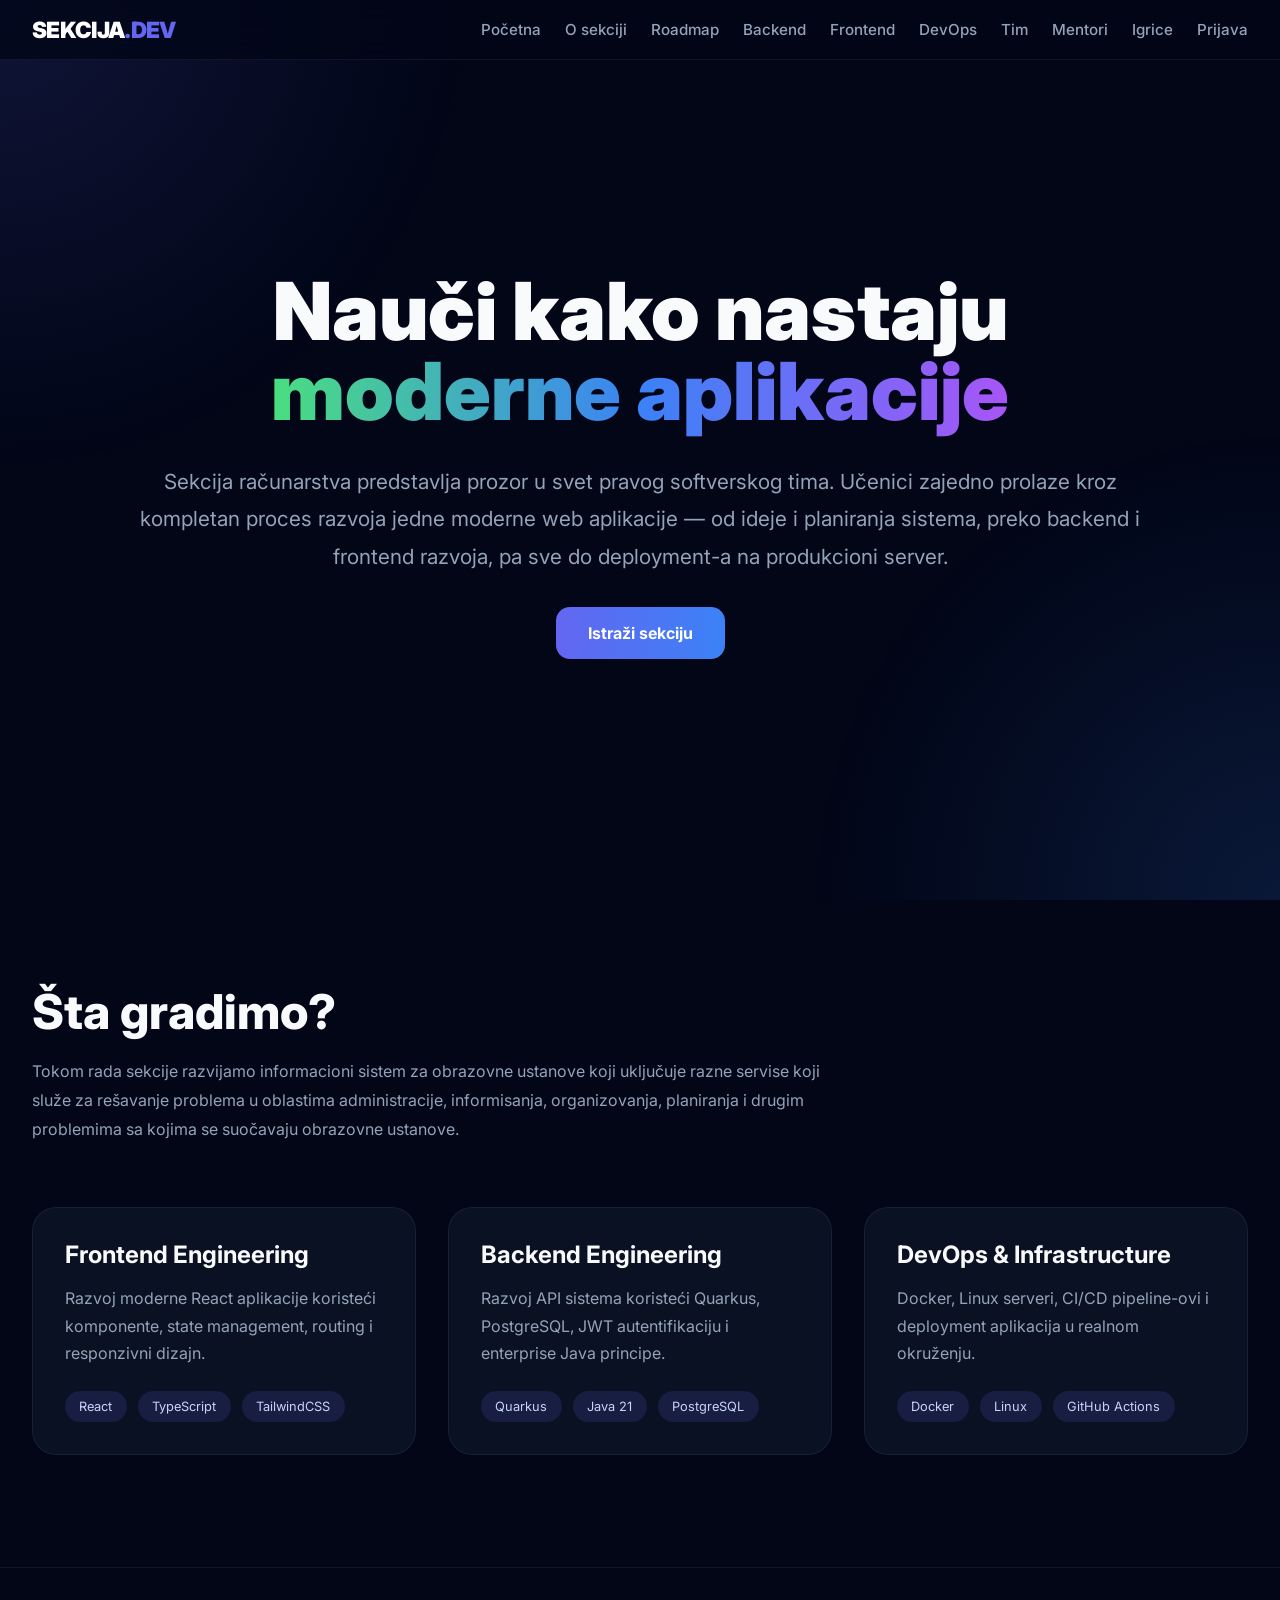
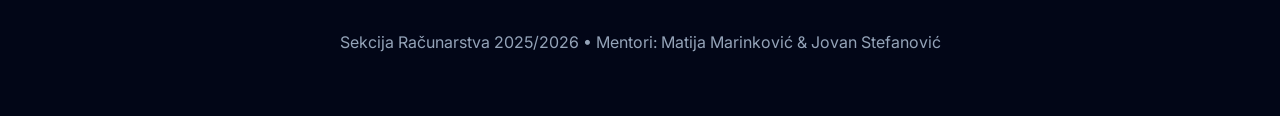
<file: index.html>
<!DOCTYPE html>
<html lang="sr">
<head>
    <meta charset="UTF-8">
    <meta name="viewport" content="width=device-width, initial-scale=1.0">
    <title>Sekcija Računarstva</title>
    <link rel="stylesheet" href="style.css">
    <link href="https://fonts.googleapis.com/css2?family=Inter:wght@300;400;600;700;800;900&display=swap" rel="stylesheet">
</head>

<body>
<nav class="navbar">
        <div class="nav-container">
            <a href="index.html" class="logo">
                SEKCIJA<span>.DEV</span>
            </a>
            <button class="menu-toggle" id="menu-toggle">
                <span></span>
                <span></span>
                <span></span>
            </button>
            <div class="nav-links" id="nav-links">
                <a href="index.html">Početna</a>
                <a href="about.html">O sekciji</a>
                <a href="roadmap.html">Roadmap</a>
                <a href="backend.html">Backend</a>
                <a href="frontend.html">Frontend</a>
                <a href="devops.html">DevOps</a>
                <a href="team.html">Tim</a>
                <a href="mentors.html">Mentori</a>
                <a href="igrice/igrice.html">Igrice</a>
                <a href="join.html">Prijava</a>
            </div>
        </div>
    </nav>

<section class="hero">
    <div class="hero-content">
        <h1>
            Nauči kako nastaju <span class="gradient">moderne aplikacije</span>
        </h1>

        <p>
            Sekcija računarstva predstavlja prozor u svet pravog softverskog tima.
            Učenici zajedno prolaze kroz kompletan proces razvoja jedne moderne web aplikacije —
            od ideje i planiranja sistema, preko backend i frontend razvoja,
            pa sve do deployment-a na produkcioni server.
        </p>

        <a class="button" href="about.html">Istraži sekciju</a>
    </div>
</section>

<section class="section">
    <h2 class="section-title">Šta gradimo?</h2>

    <p class="section-subtitle">
        Tokom rada sekcije razvijamo informacioni sistem za obrazovne ustanove koji uključuje razne servise koji služe za rešavanje
        problema u oblastima administracije, informisanja, organizovanja, planiranja i drugim problemima sa kojima se 
        suočavaju obrazovne ustanove. 
    </p>

    <div class="grid">
        <div class="card">
            <h3>Frontend Engineering</h3>
            <p>
                Razvoj moderne React aplikacije koristeći komponente, state management,
                routing i responzivni dizajn.
            </p>

            <div class="tag-container">
                <span class="tag">React</span>
                <span class="tag">TypeScript</span>
                <span class="tag">TailwindCSS</span>
            </div>
        </div>

        <div class="card">
            <h3>Backend Engineering</h3>
            <p>
                Razvoj API sistema koristeći Quarkus, PostgreSQL,
                JWT autentifikaciju i enterprise Java principe.
            </p>

            <div class="tag-container">
                <span class="tag">Quarkus</span>
                <span class="tag">Java 21</span>
                <span class="tag">PostgreSQL</span>
            </div>
        </div>

        <div class="card">
            <h3>DevOps & Infrastructure</h3>
            <p>
                Docker, Linux serveri, CI/CD pipeline-ovi i deployment aplikacija
                u realnom okruženju.
            </p>

            <div class="tag-container">
                <span class="tag">Docker</span>
                <span class="tag">Linux</span>
                <span class="tag">GitHub Actions</span>
            </div>
        </div>
    </div>
</section>

<footer>
    Sekcija Računarstva 2025/2026 • Mentori: Matija Marinković & Jovan Stefanović
</footer>

<script src="script.js"></script>
</body>
</html>
</file>
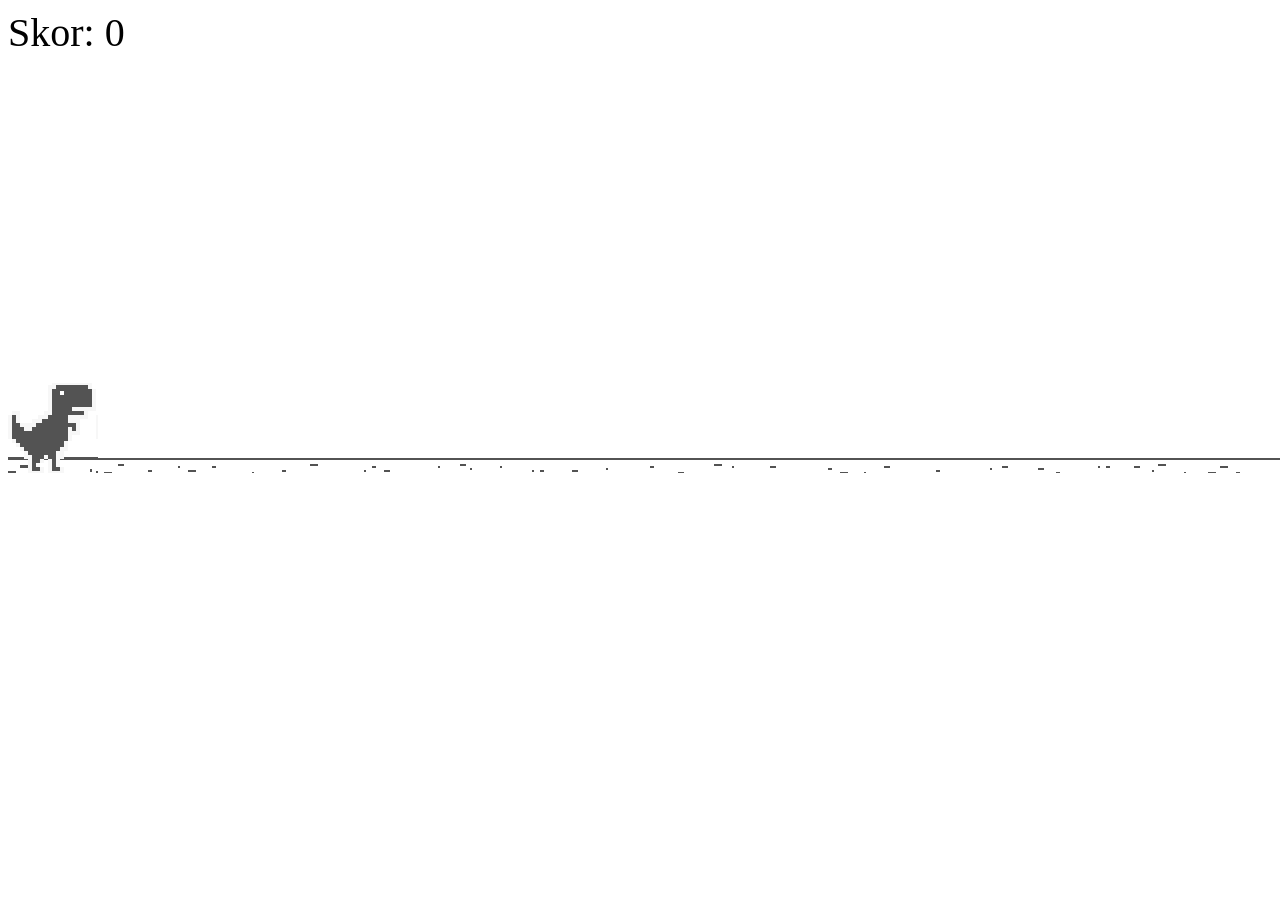
<file: igrice/igricapetar/index.html>
<html>
    <head>
        <meta charset="UTF-8">
        <title>dino run</title>
        <link rel="stylesheet" href="style.css">
        <script src="app.js"></script>

    </head>

    <body>
        <div id="pustinja">
            <h2 id="kraj"></h2>
            <button id="igrajPonovo" hidden>Igraj ponovo</button>
            <p id="skor"></p>
            <div class="grid">
                <div class="dino"></div>
            </div>
        </div>

    </body>
</html>
</file>
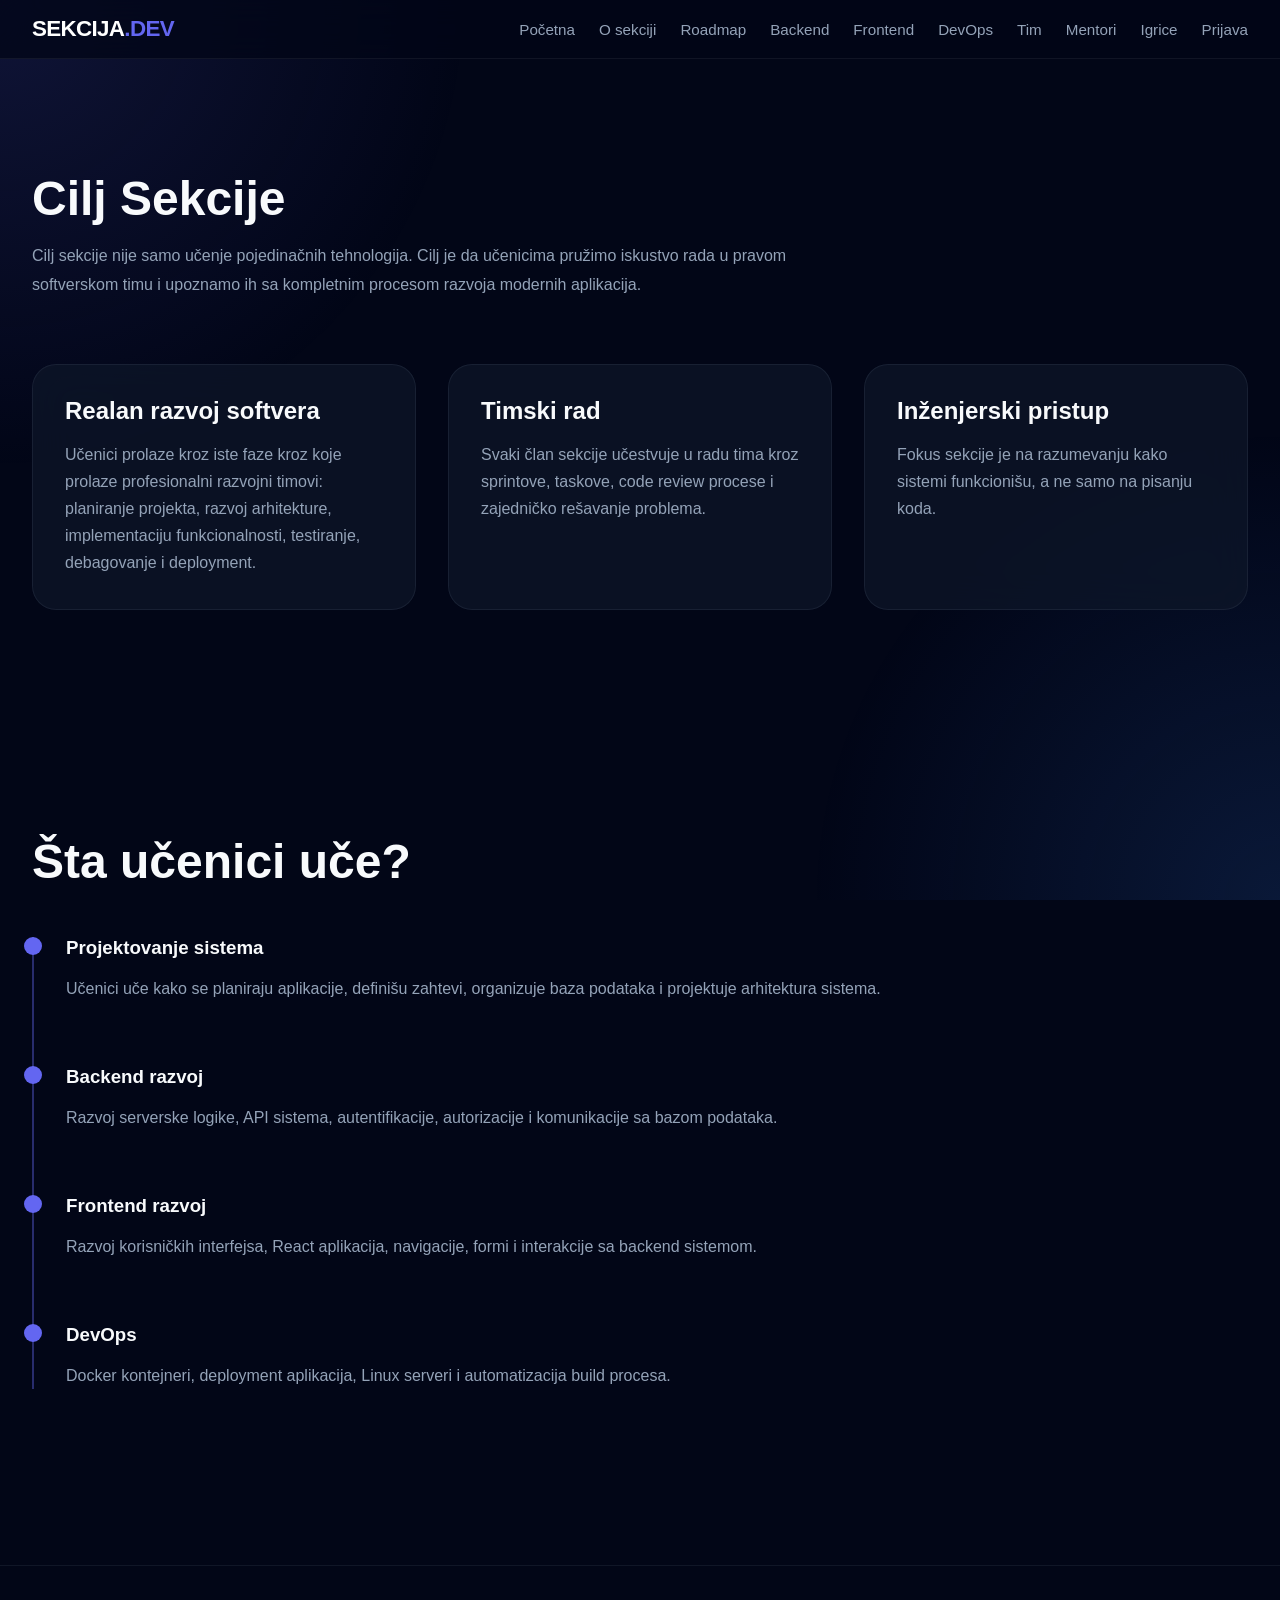
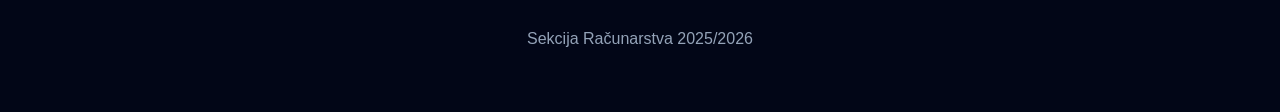
<file: about.html>
<!DOCTYPE html>
<html lang="sr">
<head>
    <meta charset="UTF-8">
    <meta name="viewport" content="width=device-width, initial-scale=1.0">
    <title>O Sekciji</title>
    <link rel="stylesheet" href="style.css">
</head>
<body>

<nav class="navbar">
        <div class="nav-container">
            <a href="index.html" class="logo">
                SEKCIJA<span>.DEV</span>
            </a>
            <button class="menu-toggle" id="menu-toggle">
                <span></span>
                <span></span>
                <span></span>
            </button>
            <div class="nav-links" id="nav-links">
                <a href="index.html">Početna</a>
                <a href="about.html">O sekciji</a>
                <a href="roadmap.html">Roadmap</a>
                <a href="backend.html">Backend</a>
                <a href="frontend.html">Frontend</a>
                <a href="devops.html">DevOps</a>
                <a href="team.html">Tim</a>
                <a href="mentors.html">Mentori</a>
                <a href="igrice/igrice.html">Igrice</a>
                <a href="join.html">Prijava</a>
            </div>
        </div>
    </nav>

<section class="section">
    <h1 class="section-title">Cilj Sekcije</h1>

    <p class="section-subtitle">
        Cilj sekcije nije samo učenje pojedinačnih tehnologija.
        Cilj je da učenicima pružimo iskustvo rada u pravom softverskom timu i upoznamo ih sa kompletnim procesom razvoja modernih aplikacija.
    </p>

    <div class="grid">
        <div class="card">
            <h3>Realan razvoj softvera</h3>
            <p>
                Učenici prolaze kroz iste faze kroz koje prolaze profesionalni razvojni timovi:
                planiranje projekta, razvoj arhitekture, implementaciju funkcionalnosti,
                testiranje, debagovanje i deployment.
            </p>
        </div>

        <div class="card">
            <h3>Timski rad</h3>
            <p>
                Svaki član sekcije učestvuje u radu tima kroz sprintove, taskove,
                code review procese i zajedničko rešavanje problema.
            </p>
        </div>

        <div class="card">
            <h3>Inženjerski pristup</h3>
            <p>
                Fokus sekcije je na razumevanju kako sistemi funkcionišu,
                a ne samo na pisanju koda.
            </p>
        </div>
    </div>
</section>

<section class="section">
    <h2 class="section-title">Šta učenici uče?</h2>

    <div class="timeline">

        <div class="timeline-item">
            <h3>Projektovanje sistema</h3>
            <p>
                Učenici uče kako se planiraju aplikacije, definišu zahtevi,
                organizuje baza podataka i projektuje arhitektura sistema.
            </p>
        </div>

        <div class="timeline-item">
            <h3>Backend razvoj</h3>
            <p>
                Razvoj serverske logike, API sistema, autentifikacije,
                autorizacije i komunikacije sa bazom podataka.
            </p>
        </div>

        <div class="timeline-item">
            <h3>Frontend razvoj</h3>
            <p>
                Razvoj korisničkih interfejsa, React aplikacija,
                navigacije, formi i interakcije sa backend sistemom.
            </p>
        </div>

        <div class="timeline-item">
            <h3>DevOps</h3>
            <p>
                Docker kontejneri, deployment aplikacija,
                Linux serveri i automatizacija build procesa.
            </p>
        </div>
    </div>
</section>

<footer>
    Sekcija Računarstva 2025/2026
</footer>
<script src="script.js"></script>
</body>
</html>
</file>
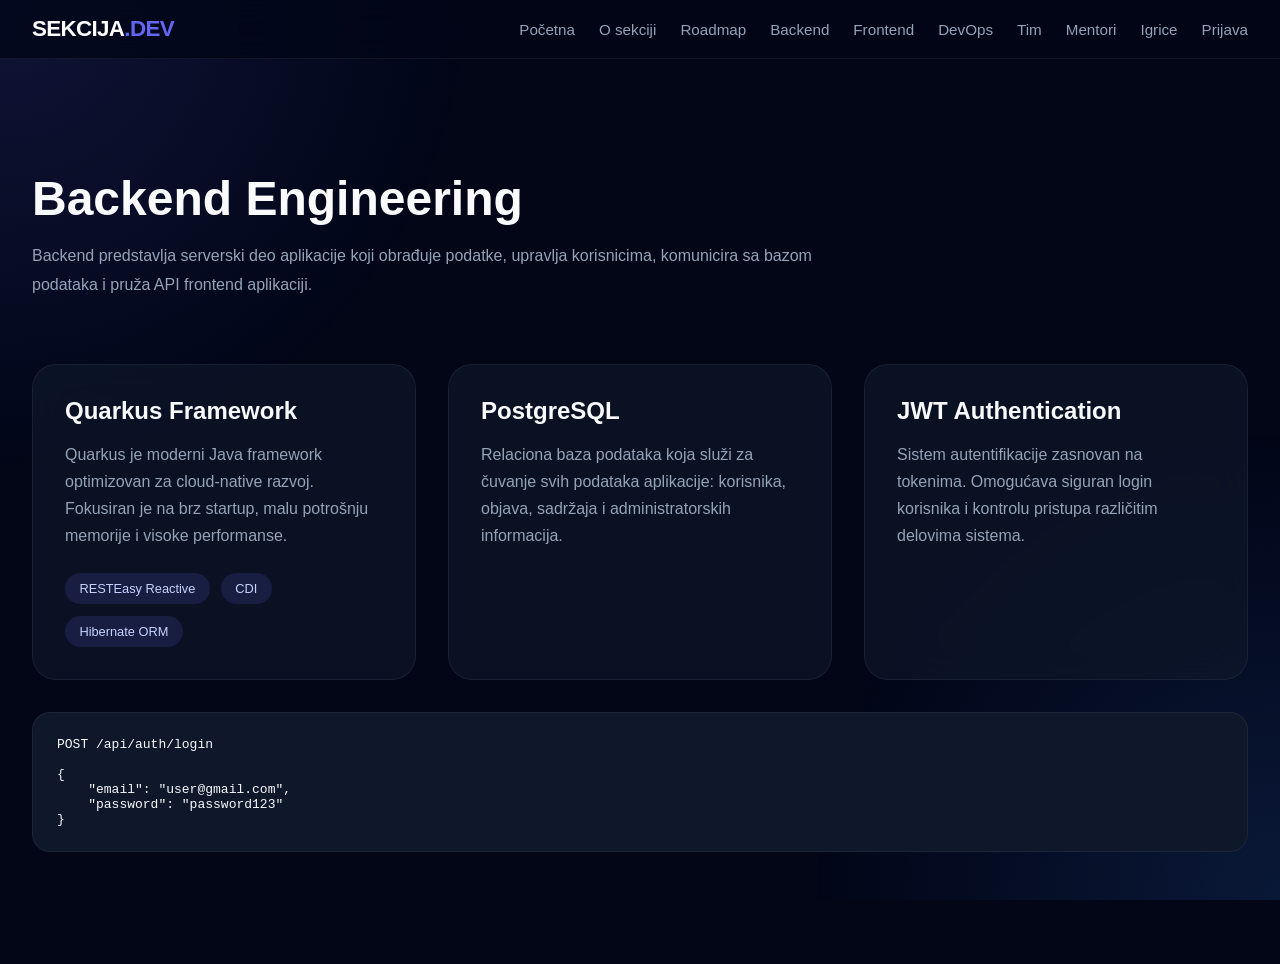
<file: backend.html>
<!DOCTYPE html>
<html lang="sr">
<head>
    <meta charset="UTF-8">
    <meta name="viewport" content="width=device-width, initial-scale=1.0">
    <title>Backend Engineering</title>
    <link rel="stylesheet" href="style.css">
</head>
<body>
<nav class="navbar">
        <div class="nav-container">
            <a href="index.html" class="logo">
                SEKCIJA<span>.DEV</span>
            </a>
            <button class="menu-toggle" id="menu-toggle">
                <span></span>
                <span></span>
                <span></span>
            </button>
            <div class="nav-links" id="nav-links">
                <a href="index.html">Početna</a>
                <a href="about.html">O sekciji</a>
                <a href="roadmap.html">Roadmap</a>
                <a href="backend.html">Backend</a>
                <a href="frontend.html">Frontend</a>
                <a href="devops.html">DevOps</a>
                <a href="team.html">Tim</a>
                <a href="mentors.html">Mentori</a>
                <a href="igrice/igrice.html">Igrice</a>
                <a href="join.html">Prijava</a>
            </div>
        </div>
    </nav>
<section class="section">

    <h1 class="section-title">Backend Engineering</h1>

    <p class="section-subtitle">
        Backend predstavlja serverski deo aplikacije koji obrađuje podatke,
        upravlja korisnicima, komunicira sa bazom podataka i pruža API frontend aplikaciji.
    </p>

    <div class="grid">

        <div class="card">
            <h3>Quarkus Framework</h3>

            <p>
                Quarkus je moderni Java framework optimizovan za cloud-native razvoj.
                Fokusiran je na brz startup, malu potrošnju memorije i visoke performanse.
            </p>

            <div class="tag-container">
                <span class="tag">RESTEasy Reactive</span>
                <span class="tag">CDI</span>
                <span class="tag">Hibernate ORM</span>
            </div>
        </div>

        <div class="card">
            <h3>PostgreSQL</h3>

            <p>
                Relaciona baza podataka koja služi za čuvanje svih podataka aplikacije:
                korisnika, objava, sadržaja i administratorskih informacija.
            </p>
        </div>

        <div class="card">
            <h3>JWT Authentication</h3>

            <p>
                Sistem autentifikacije zasnovan na tokenima.
                Omogućava siguran login korisnika i kontrolu pristupa različitim delovima sistema.
            </p>
        </div>

    </div>

    <div class="code-block">
<pre>
POST /api/auth/login

{
    "email": "user@gmail.com",
    "password": "password123"
}
</pre>
    </div>

</section>
<script src="script.js"></script>
</body>
</html>
</file>
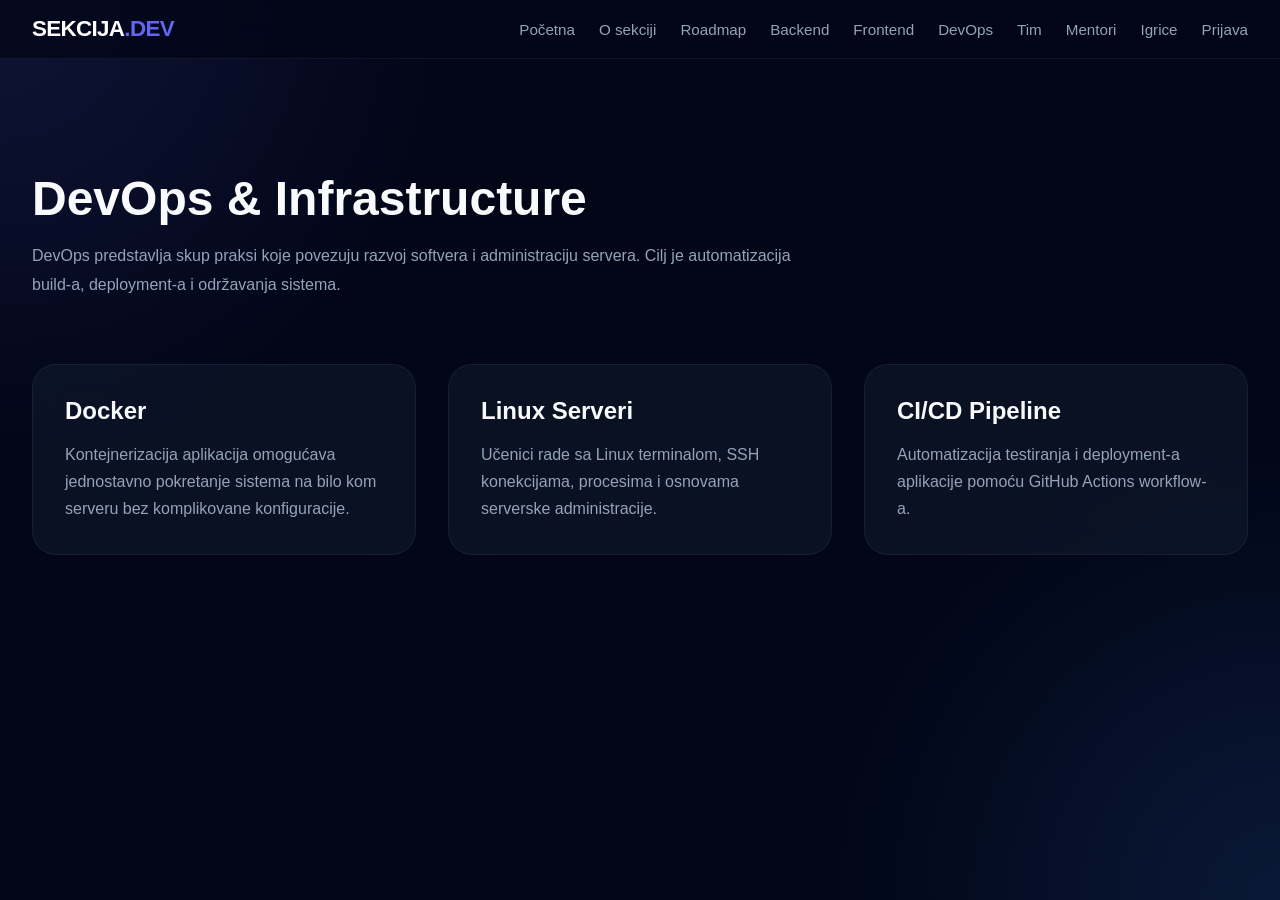
<file: devops.html>
<!DOCTYPE html>
<html lang="sr">
<head>
    <meta charset="UTF-8">
    <meta name="viewport" content="width=device-width, initial-scale=1.0">
    <title>DevOps & Infrastructure</title>
    <link rel="stylesheet" href="style.css">
</head>
<body>
<nav class="navbar">
        <div class="nav-container">
            <a href="index.html" class="logo">
                SEKCIJA<span>.DEV</span>
            </a>
            <button class="menu-toggle" id="menu-toggle">
                <span></span>
                <span></span>
                <span></span>
            </button>
            <div class="nav-links" id="nav-links">
                <a href="index.html">Početna</a>
                <a href="about.html">O sekciji</a>
                <a href="roadmap.html">Roadmap</a>
                <a href="backend.html">Backend</a>
                <a href="frontend.html">Frontend</a>
                <a href="devops.html">DevOps</a>
                <a href="team.html">Tim</a>
                <a href="mentors.html">Mentori</a>
                <a href="igrice/igrice.html">Igrice</a>
                <a href="join.html">Prijava</a>
            </div>
        </div>
    </nav>
<section class="section">

    <h1 class="section-title">DevOps & Infrastructure</h1>

    <p class="section-subtitle">
        DevOps predstavlja skup praksi koje povezuju razvoj softvera i administraciju servera.
        Cilj je automatizacija build-a, deployment-a i održavanja sistema.
    </p>

    <div class="grid">

        <div class="card">
            <h3>Docker</h3>
            <p>
                Kontejnerizacija aplikacija omogućava jednostavno pokretanje sistema
                na bilo kom serveru bez komplikovane konfiguracije.
            </p>
        </div>

        <div class="card">
            <h3>Linux Serveri</h3>
            <p>
                Učenici rade sa Linux terminalom,
                SSH konekcijama, procesima i osnovama serverske administracije.
            </p>
        </div>

        <div class="card">
            <h3>CI/CD Pipeline</h3>
            <p>
                Automatizacija testiranja i deployment-a aplikacije pomoću GitHub Actions workflow-a.
            </p>
        </div>

    </div>

</section>
<script src="script.js"></script>
</body>
</html>
</file>
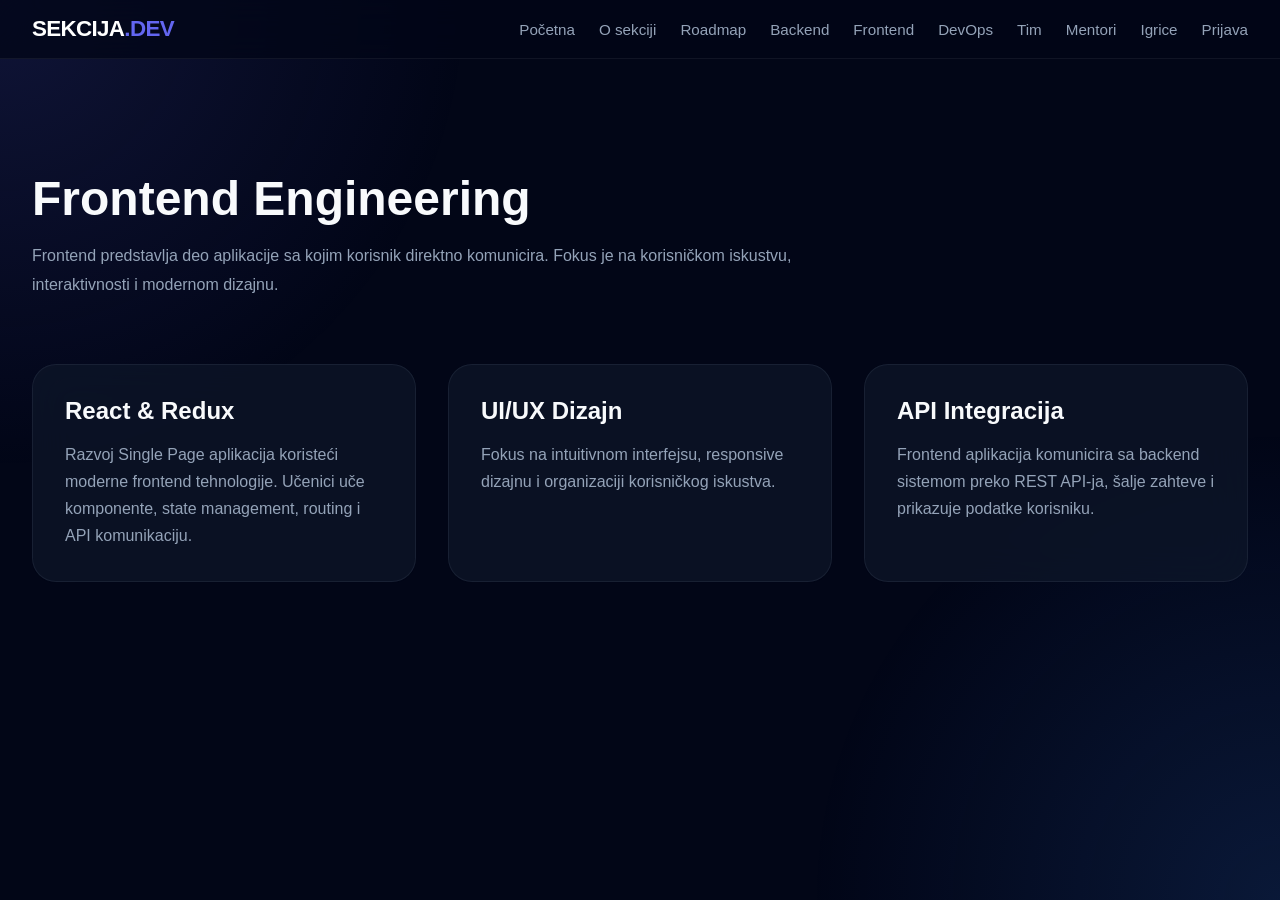
<file: frontend.html>
<!DOCTYPE html>
<html lang="sr">
<head>
    <meta charset="UTF-8">
    <meta name="viewport" content="width=device-width, initial-scale=1.0">
    <title>Frontend Engineering</title>
    <link rel="stylesheet" href="style.css">
</head>
<body>
<nav class="navbar">
        <div class="nav-container">
            <a href="index.html" class="logo">
                SEKCIJA<span>.DEV</span>
            </a>
            <button class="menu-toggle" id="menu-toggle">
                <span></span>
                <span></span>
                <span></span>
            </button>
            <div class="nav-links" id="nav-links">
                <a href="index.html">Početna</a>
                <a href="about.html">O sekciji</a>
                <a href="roadmap.html">Roadmap</a>
                <a href="backend.html">Backend</a>
                <a href="frontend.html">Frontend</a>
                <a href="devops.html">DevOps</a>
                <a href="team.html">Tim</a>
                <a href="mentors.html">Mentori</a>
                <a href="igrice/igrice.html">Igrice</a>
                <a href="join.html">Prijava</a>
            </div>
        </div>
    </nav>
<section class="section">

    <h1 class="section-title">Frontend Engineering</h1>

    <p class="section-subtitle">
        Frontend predstavlja deo aplikacije sa kojim korisnik direktno komunicira.
        Fokus je na korisničkom iskustvu, interaktivnosti i modernom dizajnu.
    </p>

    <div class="grid">

        <div class="card">
            <h3>React & Redux</h3>
            <p>
                Razvoj Single Page aplikacija koristeći moderne frontend tehnologije.
                Učenici uče komponente, state management, routing i API komunikaciju.
            </p>
        </div>

        <div class="card">
            <h3>UI/UX Dizajn</h3>
            <p>
                Fokus na intuitivnom interfejsu,
                responsive dizajnu i organizaciji korisničkog iskustva.
            </p>
        </div>

        <div class="card">
            <h3>API Integracija</h3>
            <p>
                Frontend aplikacija komunicira sa backend sistemom preko REST API-ja,
                šalje zahteve i prikazuje podatke korisniku.
            </p>
        </div>

    </div>

</section>
<script src="script.js"></script>
</body>
</html>
</file>
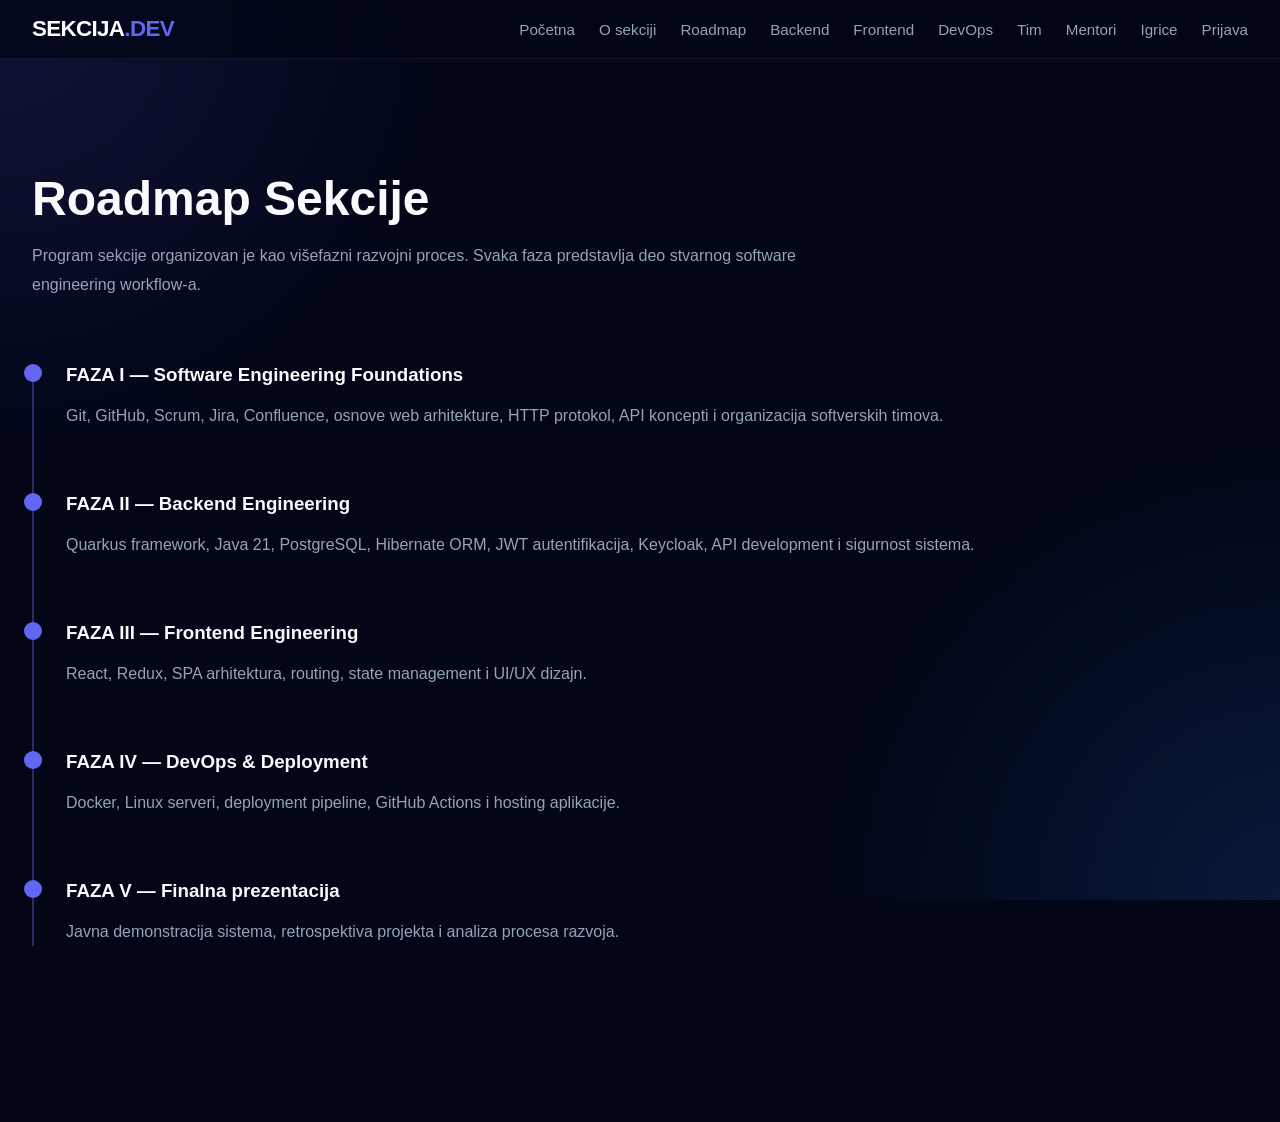
<file: roadmap.html>
<!DOCTYPE html>
<html lang="sr">
<head>
    <meta charset="UTF-8">
    <meta name="viewport" content="width=device-width, initial-scale=1.0">
    <title>Roadmap</title>
    <link rel="stylesheet" href="style.css">
</head>
<body>
    <nav class="navbar">
        <div class="nav-container">
            <a href="index.html" class="logo">
                SEKCIJA<span>.DEV</span>
            </a>
            <button class="menu-toggle" id="menu-toggle">
                <span></span>
                <span></span>
                <span></span>
            </button>
            <div class="nav-links" id="nav-links">
                <a href="index.html">Početna</a>
                <a href="about.html">O sekciji</a>
                <a href="roadmap.html">Roadmap</a>
                <a href="backend.html">Backend</a>
                <a href="frontend.html">Frontend</a>
                <a href="devops.html">DevOps</a>
                <a href="team.html">Tim</a>
                <a href="mentors.html">Mentori</a>
                <a href="igrice/igrice.html">Igrice</a>
                <a href="join.html">Prijava</a>
            </div>
        </div>
    </nav>
<section class="section">

    <h1 class="section-title">Roadmap Sekcije</h1>

    <p class="section-subtitle">
        Program sekcije organizovan je kao višefazni razvojni proces.
        Svaka faza predstavlja deo stvarnog software engineering workflow-a.
    </p>

    <div class="timeline">

        <div class="timeline-item">
            <h3>FAZA I — Software Engineering Foundations</h3>
            <p>
                Git, GitHub, Scrum, Jira, Confluence, osnove web arhitekture,
                HTTP protokol, API koncepti i organizacija softverskih timova.
            </p>
        </div>

        <div class="timeline-item">
            <h3>FAZA II — Backend Engineering</h3>
            <p>
                Quarkus framework, Java 21, PostgreSQL, Hibernate ORM,
                JWT autentifikacija, Keycloak, API development i sigurnost sistema.
            </p>
        </div>

        <div class="timeline-item">
            <h3>FAZA III — Frontend Engineering</h3>
            <p>
                React, Redux, SPA arhitektura, routing,
                state management i UI/UX dizajn.
            </p>
        </div>

        <div class="timeline-item">
            <h3>FAZA IV — DevOps & Deployment</h3>
            <p>
                Docker, Linux serveri, deployment pipeline,
                GitHub Actions i hosting aplikacije.
            </p>
        </div>

        <div class="timeline-item">
            <h3>FAZA V — Finalna prezentacija</h3>
            <p>
                Javna demonstracija sistema,
                retrospektiva projekta i analiza procesa razvoja.
            </p>
        </div>
    </div>
</section>
<script src="script.js"></script>
</body>
</html>
</file>
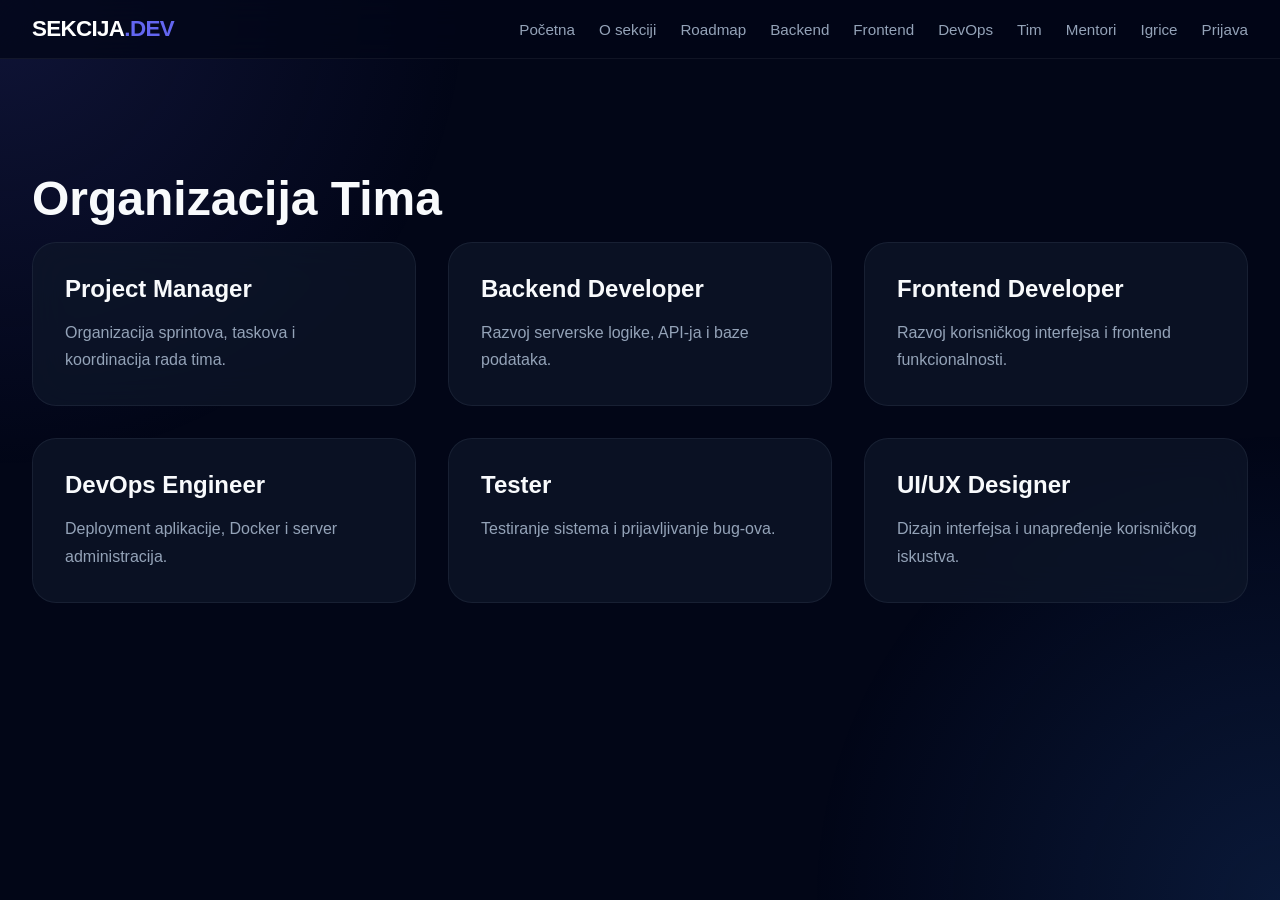
<file: team.html>
<!DOCTYPE html>
<html lang="sr">
<head>
    <meta charset="UTF-8">
    <meta name="viewport" content="width=device-width, initial-scale=1.0">
    <title>Tim</title>
    <link rel="stylesheet" href="style.css">
</head>
<body>
    <nav class="navbar">
        <div class="nav-container">
            <a href="index.html" class="logo">
                SEKCIJA<span>.DEV</span>
            </a>
            <button class="menu-toggle" id="menu-toggle">
                <span></span>
                <span></span>
                <span></span>
            </button>
            <div class="nav-links" id="nav-links">
                <a href="index.html">Početna</a>
                <a href="about.html">O sekciji</a>
                <a href="roadmap.html">Roadmap</a>
                <a href="backend.html">Backend</a>
                <a href="frontend.html">Frontend</a>
                <a href="devops.html">DevOps</a>
                <a href="team.html">Tim</a>
                <a href="mentors.html">Mentori</a>
                <a href="igrice/igrice.html">Igrice</a>
                <a href="join.html">Prijava</a>
            </div>
        </div>
    </nav>
<section class="section">

    <h1 class="section-title">Organizacija Tima</h1>

    <div class="grid">

        <div class="card">
            <h3>Project Manager</h3>
            <p>
                Organizacija sprintova, taskova i koordinacija rada tima.
            </p>
        </div>

        <div class="card">
            <h3>Backend Developer</h3>
            <p>
                Razvoj serverske logike, API-ja i baze podataka.
            </p>
        </div>

        <div class="card">
            <h3>Frontend Developer</h3>
            <p>
                Razvoj korisničkog interfejsa i frontend funkcionalnosti.
            </p>
        </div>

        <div class="card">
            <h3>DevOps Engineer</h3>
            <p>
                Deployment aplikacije, Docker i server administracija.
            </p>
        </div>

        <div class="card">
            <h3>Tester</h3>
            <p>
                Testiranje sistema i prijavljivanje bug-ova.
            </p>
        </div>

        <div class="card">
            <h3>UI/UX Designer</h3>
            <p>
                Dizajn interfejsa i unapređenje korisničkog iskustva.
            </p>
        </div>

    </div>

</section>
<script src="script.js"></script>
</body>
</html>
</file>
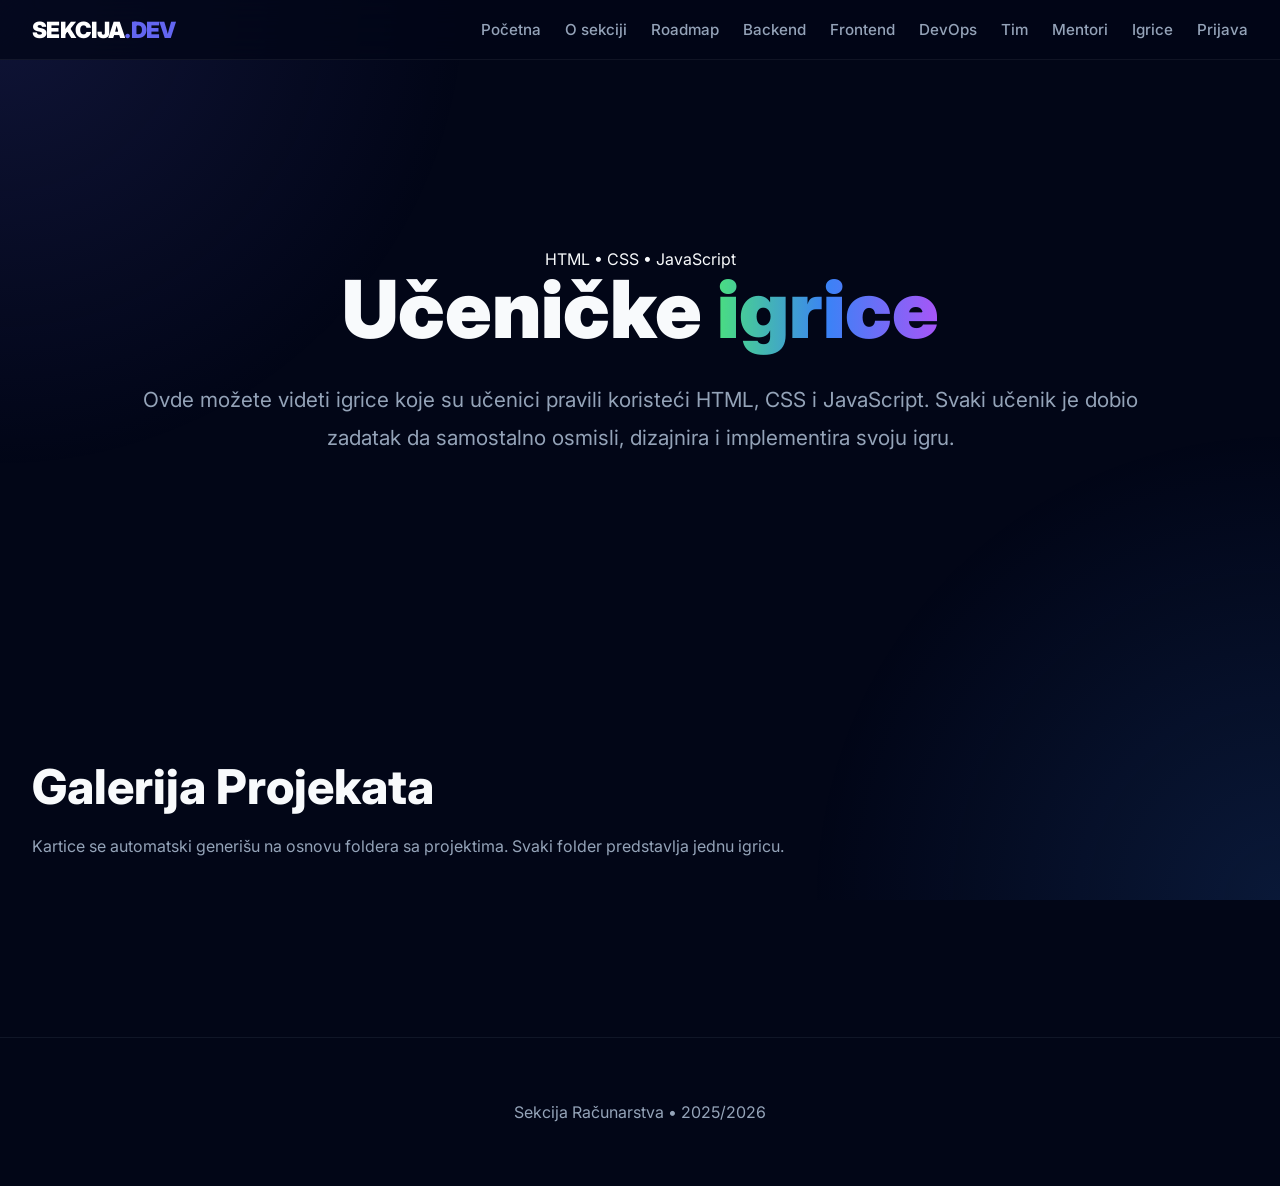
<file: igrice/igrice.html>
<!DOCTYPE html>
<html lang="sr">

<head>
    <meta charset="UTF-8">
    <meta name="viewport" content="width=device-width, initial-scale=1.0">

    <title>Učeničke Igrice | Sekcija Računarstva</title>

    <link rel="stylesheet" href="../style.css">

    <link href="https://fonts.googleapis.com/css2?family=Inter:wght@300;400;500;600;700;800;900&display=swap"
        rel="stylesheet">
</head>

<body>

    <!-- NAVBAR -->

    <nav class="navbar">
        <div class="nav-container">
            <a href="index.html" class="logo">
                SEKCIJA<span>.DEV</span>
            </a>
            <button class="menu-toggle" id="menu-toggle">
                <span></span>
                <span></span>
                <span></span>
            </button>
            <div class="nav-links" id="nav-links">
                <a href="index.html">Početna</a>
                <a href="about.html">O sekciji</a>
                <a href="roadmap.html">Roadmap</a>
                <a href="backend.html">Backend</a>
                <a href="frontend.html">Frontend</a>
                <a href="devops.html">DevOps</a>
                <a href="team.html">Tim</a>
                <a href="mentors.html">Mentori</a>
                <a href="igrice.html">Igrice</a>
                <a href="join.html">Prijava</a>
            </div>
        </div>
    </nav>

    <!-- HERO -->

    <section class="hero games-hero">

        <div class="hero-content">

            <span class="hero-badge">
                HTML • CSS • JavaScript
            </span>

            <h1>
                Učeničke <span class="gradient">igrice</span>
            </h1>

            <p>
                Ovde možete videti igrice koje su učenici pravili koristeći HTML,
                CSS i JavaScript. Svaki učenik je dobio zadatak da samostalno osmisli,
                dizajnira i implementira svoju igru.
            </p>

        </div>

    </section>

    <!-- GAMES SECTION -->

    <section class="section">

        <div class="section-header">

            <h2 class="section-title">
                Galerija Projekata
            </h2>

            <p class="section-subtitle">
                Kartice se automatski generišu na osnovu foldera sa projektima.
                Svaki folder predstavlja jednu igricu.
            </p>

        </div>

        <div id="games-grid" class="games-grid"></div>

    </section>

    <!-- FOOTER -->

    <footer>

        <p>
            Sekcija Računarstva • 2025/2026
        </p>

    </footer>

    <!-- NAVBAR SCRIPT -->

    <script>

        const menuToggle = document.getElementById('menu-toggle');
        const navLinks = document.getElementById('nav-links');

        menuToggle.addEventListener('click', () => {

            menuToggle.classList.toggle('active');
            navLinks.classList.toggle('active');

        });

        document.querySelectorAll('.nav-links a').forEach(link => {

            link.addEventListener('click', () => {

                menuToggle.classList.remove('active');
                navLinks.classList.remove('active');

            });

        });

    </script>

    <script src="igrice.js"></script>

    <script>
        const gamesGrid = document.getElementById('games-grid');
        games.forEach(game => {
            const card = document.createElement('a');
            card.className = 'game-card';
            card.href =
                `./${game.folder}/${game.name}.html`;
            card.innerHTML = `
                <div class="game-image-wrapper">
                    <img
                    src="./${game.folder}/thumbnail.png"
                    alt="${game.title}"
                    onerror="
                        this.onerror=null;
                        this.src='fallback.png';">
                </div>
                <div class="game-info">
                    <h3>${game.title}</h3>
                </div>`;
            gamesGrid.appendChild(card);
        });
    </script>
</body>
</html>
</file>
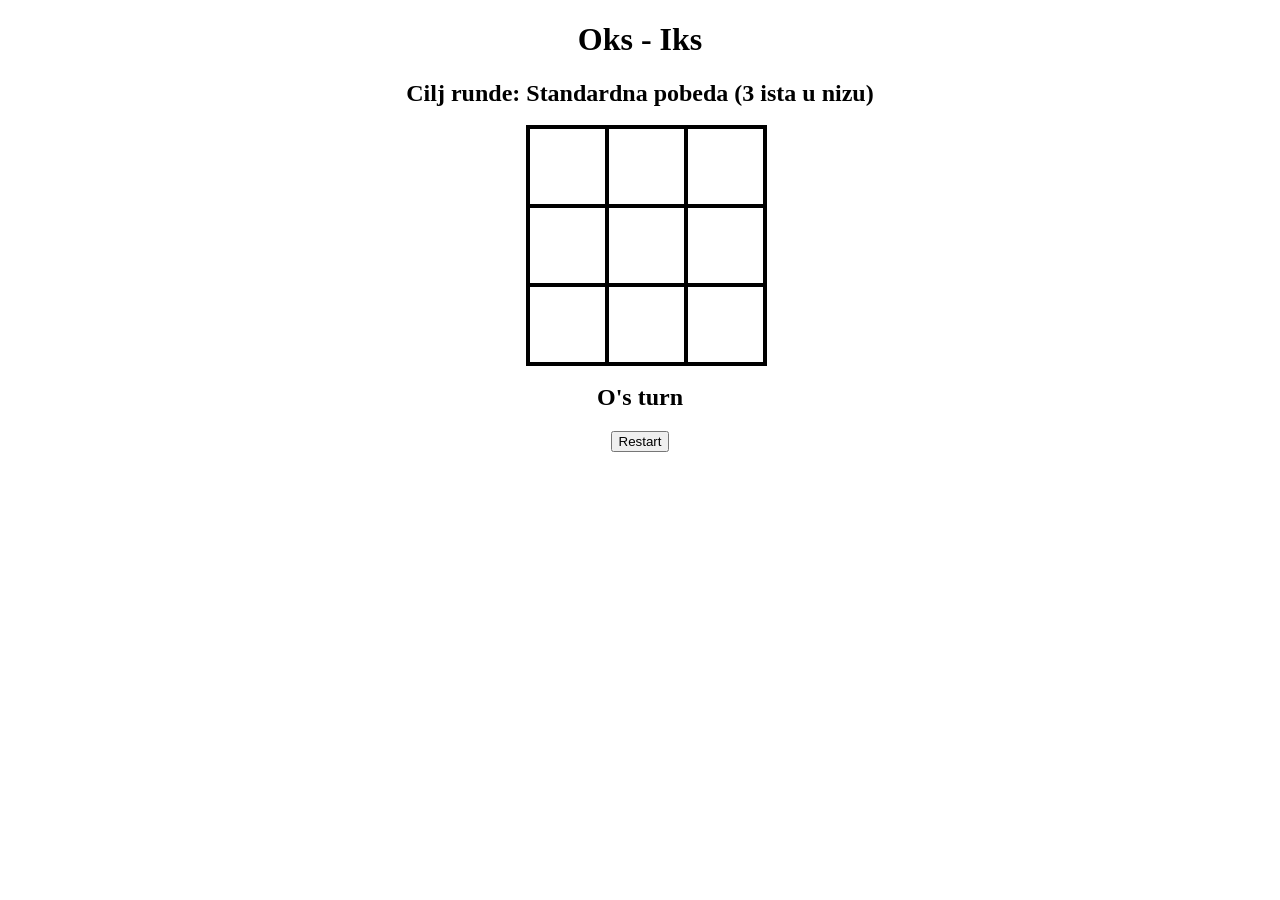
<file: igrice/igrica_FilipKadic/oksiks.html>
<!DOCTYPE html>
<html lang="sr">
    <head>
        <title>Oks - Iks</title>
        <link rel="stylesheet" href="style.css">
    </head>
    <body>
        <div id="gameContainer">
            <h1>Oks - Iks</h1>
            <h2 id="rulesText"></h2>
            <div id="cellContainer">
                <div cellIndex = "0" class="cell"></div>
                <div cellIndex = "1" class="cell"></div>
                <div cellIndex = "2" class="cell"></div>
                <div cellIndex = "3" class="cell"></div>
                <div cellIndex = "4" class="cell"></div>
                <div cellIndex = "5" class="cell"></div>
                <div cellIndex = "6" class="cell"></div>
                <div cellIndex = "7" class="cell"></div>
                <div cellIndex = "8" class="cell"></div>
        </div>
        <h2 id = "statusText"></h2>
        <button id="restartBtn">Restart</button>
        <script src="index.js"></script>
    </body>
</html>
</file>
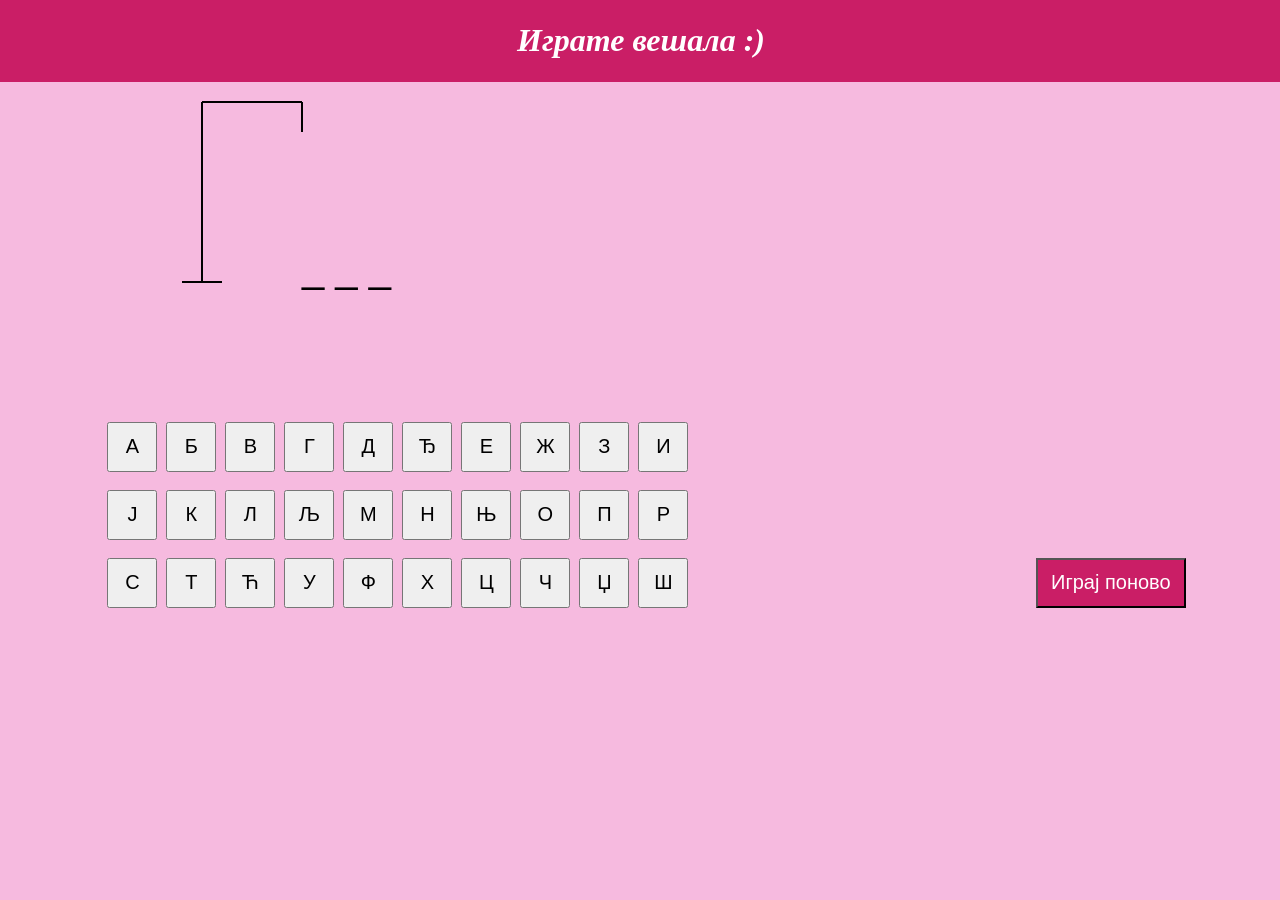
<file: igrice/igrica_miona(hangman)/hangman.html>
<!DOCTYPE html>
<html>
<head>
    <link rel="stylesheet" href="style.css">
</head>
<body>
	<header>
		<h1><i>Играте вешала :)</i></h1>
	</header>
	<main>
	<canvas id="canvas1"></canvas>
	<br><br><br>
	<button id="а"> А </button>
	<button id="б"> Б </button>
	<button id="в"> В </button>
	<button id="г"> Г </button>
	<button id="д"> Д </button>
	<button id="ђ"> Ђ </button>
	<button id="е"> Е </button>
	<button id="ж"> Ж </button>
	<button id="з"> З </button>
	<button id="и"> И </button>
	<br>
	<br>
	<button id="ј"> Ј </button>
	<button id="к"> К </button>
	<button id="л"> Л </button>
	<button id="љ"> Љ </button>
	<button id="м"> М </button>
	<button id="н"> Н </button>
	<button id="њ"> Њ </button>
	<button id="о"> О </button>
	<button id="п"> П </button>
	<button id="р"> Р </button>
	<br>
	<br>
	<button id="с"> С </button>
	<button id="т"> Т </button>
	<button id="ћ"> Ћ </button>
	<button id="у"> У </button>
	<button id="ф"> Ф </button>
	<button id="х"> Х </button>
	<button id="ц"> Ц </button>
	<button id="ч"> Ч </button>
	<button id="џ"> Џ </button>
	<button id="ш"> Ш </button>

	<button id="reset"> Играј поново </button>
	</main>
	
	<script src="script.js"></script>
</body>
</html>
</file>
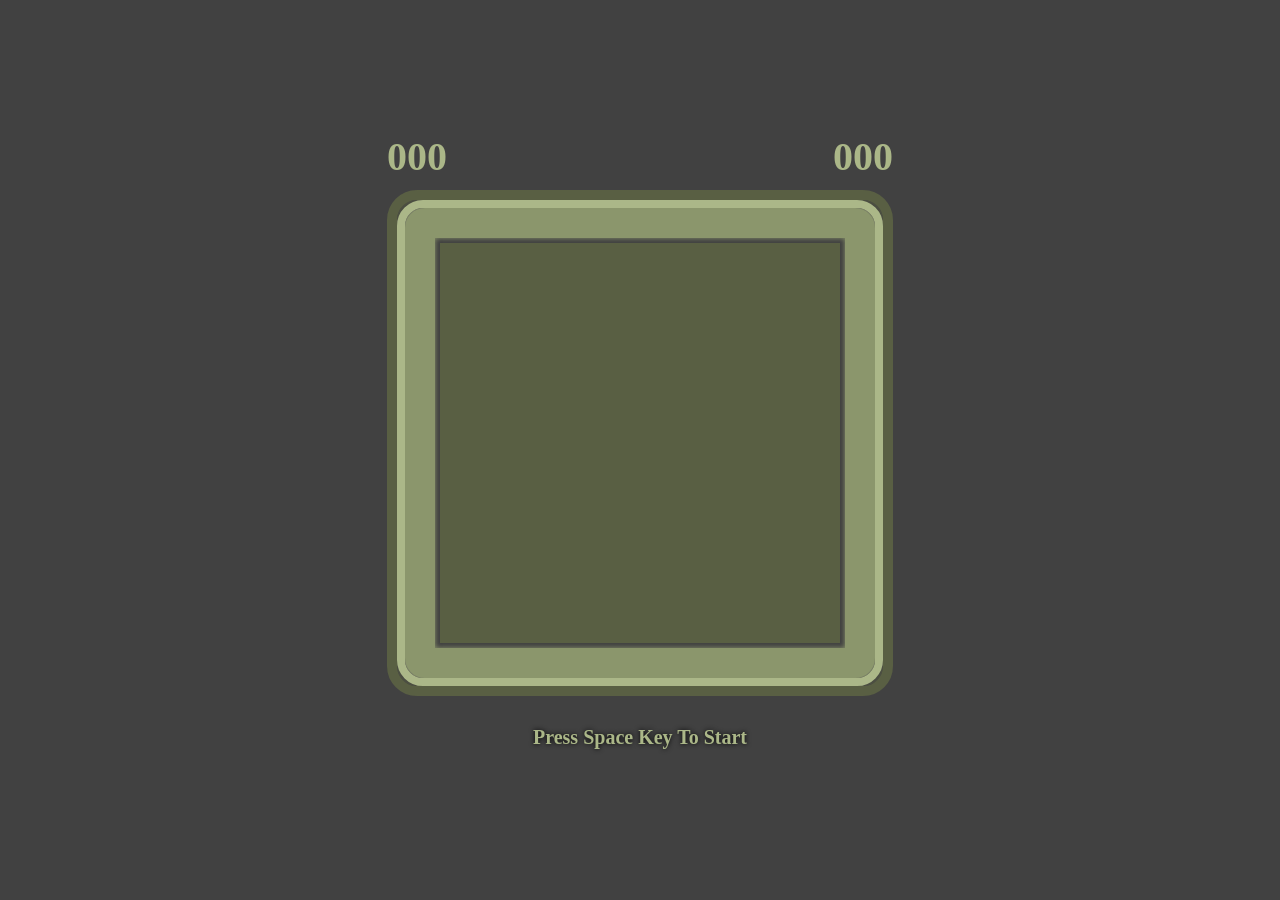
<file: igrice/marko/indeks.html>
<!DOCTYPE html>
<html>
    <head>
        <meta charset="UTF-8" />
        <meta name="viewport" content="width=device-width, initial-scale=1.0" />
        <title>Zmijica</title>
        <link rel="stylesheet" href="stil.css" />
        <script src="skripta.js" defer></script>
    </head>
    <body>
        <div>
            <div class="scores">
                <h1 id="score">000</h1>
                <h1 id="highscore">000</h1>
            </div>
            <div class="border1">
                <div class="border2">
                    <div class="border3">
                        <div id="tabla"></div>
                    </div>
                </div>
            </div>
        </div>
        <h1 id="instrukcija">Press space key to start</h1>

    </body>
</html>
</file>
<file: style.css>
:root {
    --bg: #020617;
    --card: rgba(15, 23, 42, 0.7);
    --border: rgba(148, 163, 184, 0.1);
    --text: #f8fafc;
    --muted: #94a3b8;
    --primary: #6366f1;
    --secondary: #3b82f6;
    --accent: #10b981;
}

* {
    margin: 0;
    padding: 0;
    box-sizing: border-box;
}

html {
    scroll-behavior: smooth;
}

body {
    font-family: Inter, sans-serif;
    background: var(--bg);
    color: var(--text);
    overflow-x: hidden;
}

body::before {
    content: "";
    position: fixed;
    inset: 0;
    background:
        radial-gradient(circle at top left, rgba(99,102,241,0.15), transparent 30%),
        radial-gradient(circle at bottom right, rgba(59,130,246,0.15), transparent 30%);
    z-index: -1;
}

.navbar {
    position: sticky;
    top: 0;
    backdrop-filter: blur(20px);
    background: rgba(2,6,23,0.7);
    border-bottom: 1px solid var(--border);
    z-index: 1000;
}

.nav-container {
    max-width: 1300px;
    margin: auto;
    display: flex;
    justify-content: space-between;
    align-items: center;
    padding: 1rem 2rem;
}

.logo {
    font-size: 1.4rem;
    font-weight: 800;
    color: white;
}

.logo span {
    color: var(--primary);
}

.nav-links {
    display: flex;
    gap: 1.5rem;
}

.nav-links a {
    text-decoration: none;
    color: var(--muted);
    transition: 0.3s;
}

.nav-links a:hover {
    color: white;
}

.hero {
    min-height: 90vh;
    display: flex;
    align-items: center;
    justify-content: center;
    text-align: center;
    padding: 2rem;
}

.hero-content {
    max-width: 1000px;
}

.hero h1 {
    font-size: 5rem;
    line-height: 1;
    margin-bottom: 2rem;
    font-weight: 900;
}

.gradient {
    background: linear-gradient(90deg, #4ade80, #3b82f6, #a855f7);
    -webkit-background-clip: text;
    -webkit-text-fill-color: transparent;
}

.hero p {
    font-size: 1.3rem;
    color: var(--muted);
    line-height: 1.8;
}

.section {
    max-width: 1300px;
    margin: auto;
    padding: 7rem 2rem;
}

.section-title {
    font-size: 3rem;
    margin-bottom: 1rem;
    font-weight: 800;
}

.section-subtitle {
    color: var(--muted);
    max-width: 800px;
    line-height: 1.8;
    margin-bottom: 4rem;
}

.grid {
    display: grid;
    grid-template-columns: repeat(auto-fit, minmax(320px, 1fr));
    gap: 2rem;
}

.card {
    background: var(--card);
    border: 1px solid var(--border);
    border-radius: 24px;
    padding: 2rem;
    transition: 0.4s;
    backdrop-filter: blur(20px);
}

.card:hover {
    transform: translateY(-8px);
    border-color: var(--primary);
    box-shadow: 0 20px 60px rgba(99,102,241,0.2);
}

.card h3 {
    font-size: 1.5rem;
    margin-bottom: 1rem;
}

.card p {
    color: var(--muted);
    line-height: 1.7;
}

.tag-container {
    display: flex;
    flex-wrap: wrap;
    gap: 0.7rem;
    margin-top: 1.5rem;
}

.tag {
    background: rgba(99,102,241,0.15);
    color: #c7d2fe;
    padding: 0.5rem 0.9rem;
    border-radius: 999px;
    font-size: 0.8rem;
}

.timeline {
    border-left: 2px solid rgba(99,102,241,0.4);
    margin-top: 3rem;
}

.timeline-item {
    padding-left: 2rem;
    margin-bottom: 4rem;
    position: relative;
}

.timeline-item::before {
    content: "";
    width: 18px;
    height: 18px;
    border-radius: 50%;
    background: var(--primary);
    position: absolute;
    left: -10px;
    top: 0;
}

.timeline-item h3 {
    margin-bottom: 1rem;
}

.timeline-item p {
    color: var(--muted);
    line-height: 1.7;
}

footer {
    border-top: 1px solid var(--border);
    padding: 4rem 2rem;
    text-align: center;
    color: var(--muted);
}

.button {
    display: inline-block;
    margin-top: 2rem;
    padding: 1rem 2rem;
    background: linear-gradient(90deg, var(--primary), var(--secondary));
    color: white;
    border-radius: 14px;
    text-decoration: none;
    font-weight: 700;
}

.code-block {
    background: #0f172a;
    border: 1px solid var(--border);
    padding: 1.5rem;
    border-radius: 18px;
    margin-top: 2rem;
    overflow-x: auto;
}

@media(max-width: 768px) {
    .hero h1 {
        font-size: 3rem;
    }

    .nav-links {
        display: none;
    }
}


.navbar {
    position: sticky;
    top: 0;
    width: 100%;
    z-index: 9999;

    backdrop-filter: blur(20px);
    background: rgba(2, 6, 23, 0.75);

    border-bottom: 1px solid rgba(255,255,255,0.06);
}

.nav-container {
    max-width: 1400px;
    margin: auto;

    display: flex;
    align-items: center;
    justify-content: space-between;

    padding: 1rem 2rem;
}

.logo {
    text-decoration: none;
    color: white;

    font-size: 1.4rem;
    font-weight: 900;

    letter-spacing: -0.03em;
}

.logo span {
    color: #6366f1;
}

.nav-links {
    display: flex;
    align-items: center;
    gap: 1.5rem;
}

.nav-links a {
    text-decoration: none;
    color: #94a3b8;

    font-size: 0.95rem;
    font-weight: 500;

    transition: 0.3s;
    position: relative;
}

.nav-links a:hover {
    color: white;
}

.nav-links a::after {
    content: "";

    position: absolute;
    left: 0;
    bottom: -6px;

    width: 0%;
    height: 2px;

    background: #6366f1;

    transition: 0.3s;
}

.nav-links a:hover::after {
    width: 100%;
}

.menu-toggle {
    display: none;

    width: 50px;
    height: 50px;

    border: none;
    background: transparent;

    cursor: pointer;

    position: relative;
    z-index: 10001;
}

.menu-toggle span {
    display: block;

    width: 28px;
    height: 3px;

    margin: 6px auto;

    background: white;

    border-radius: 999px;

    transition: 0.3s;
}

@media(max-width: 950px) {

    .menu-toggle {
        display: block;
    }

    .nav-links {
        position: fixed;

        top: 0;
        right: -100%;

        width: 320px;
        height: 100vh;

        background: rgba(2, 6, 23, 0.98);

        backdrop-filter: blur(20px);

        display: flex;
        flex-direction: column;
        align-items: flex-start;
        justify-content: center;

        padding: 3rem;

        transition: 0.4s ease;

        border-left: 1px solid rgba(255,255,255,0.05);
    }

    .nav-links.active {
        right: 0;
    }

    .nav-links a {
        font-size: 1.2rem;
    }


    .menu-toggle.active span:nth-child(1) {
        transform: rotate(45deg) translate(7px, 7px);
    }

    .menu-toggle.active span:nth-child(2) {
        opacity: 0;
    }

    .menu-toggle.active span:nth-child(3) {
        transform: rotate(-45deg) translate(6px, -6px);
    }
}
/* ========================= */
/* MENTOR CARDS V2 */
/* ========================= */

.mentor-cards-wrapper {

    display: grid;

    grid-template-columns: repeat(auto-fit, minmax(500px, 1fr));

    gap: 2rem;

    margin-top: 4rem;
}

.mentor-card-v2 {

    position: relative;

    overflow: hidden;

    display: flex;
    flex-direction: column;

    background: rgba(15, 23, 42, 0.72);

    border: 1px solid rgba(255,255,255,0.07);

    border-radius: 32px;

    backdrop-filter: blur(20px);

    transition: 0.4s;

    width: 100%;
}

.mentor-card-v2:hover {

    transform: translateY(-10px);

    border-color: rgba(99,102,241,0.4);

    box-shadow: 0 30px 80px rgba(99,102,241,0.18);
}

.mentor-image-wrapper {

    position: relative;

    width: 100%;

    aspect-ratio: 19/20;

    overflow: hidden;
}


.mentor-image-wrapper img {

    width: 100%;
    height: 100%;

    object-fit: cover;
    object-position: center top;
    transition: 0.5s;
}

.mentor-card-v2:hover img {

    transform: scale(1.05);
}

.mentor-image-glow {

    position: absolute;

    inset: 0;

    background:
        linear-gradient(
            to top,
            rgba(2,6,23,0.95),
            rgba(2,6,23,0.2),
            transparent
        );
}

.blue-glow {

    background:
        linear-gradient(
            to top,
            rgba(2,6,23,0.95),
            rgba(30,41,59,0.2),
            transparent
        );
}

.mentor-info {

    padding: 2.5rem;
}

.mentor-position {

    display: inline-block;

    margin-bottom: 1rem;

    color: #a5b4fc;

    font-size: 0.82rem;
    font-weight: 700;

    letter-spacing: 0.08em;

    text-transform: uppercase;
}

.blue-position {

    color: #93c5fd;
}

.mentor-info h3 {

    font-size: 2rem;

    margin-bottom: 1.2rem;

    font-weight: 800;

    letter-spacing: -0.03em;
}

.mentor-info p {

    color: #94a3b8;

    line-height: 1.9;

    margin-bottom: 2rem;
}

@media(max-width: 1200px) {

    .mentor-cards-wrapper {

        grid-template-columns: 1fr;
    }

}

@media(max-width: 768px) {

    .mentor-card-v2 {

        border-radius: 24px;
    }

    .mentor-image-wrapper {

        height: 280px;
    }

    .mentor-info {

        padding: 2rem;
    }

    .mentor-info h3 {

        font-size: 1.6rem;
    }

}

.centered {

    text-align: center;
}

.centered h3 {

    margin: 0;

    font-size: 1.8rem;
}

.mentor-description-box {

    margin-top: 4rem;

    padding: 3rem;

    border-radius: 32px;

    background: rgba(15, 23, 42, 0.72);

    border: 1px solid rgba(255,255,255,0.07);

    backdrop-filter: blur(20px);
}

.mentor-description-box h3 {

    font-size: 2rem;

    margin-bottom: 2rem;

    font-weight: 800;
}

.mentor-description-box p {

    color: #94a3b8;

    line-height: 1.9;

    margin-bottom: 1.7rem;

    font-size: 1.03rem;
}

@media(max-width: 768px) {

    .mentor-description-box {

        padding: 2rem;
    }

}

/* ========================= */
/* GAMES PAGE */
/* ========================= */

.games-hero {

    min-height: 65vh;
}

.games-grid {
    display: grid;

    grid-template-columns: repeat(auto-fit, minmax(260px, 1fr));

    gap: 2rem;

    margin-top: 4rem;

    max-width: 1200px;

    margin-left: auto;
    margin-right: auto;

    padding: 0 1rem;
}

.game-card {

    position: relative;

    overflow: hidden;

    display: flex;
    flex-direction: column;

    text-decoration: none;

    background: rgba(15, 23, 42, 0.72);

    border: 1px solid rgba(255,255,255,0.07);

    border-radius: 28px;

    transition: 0.4s;

    backdrop-filter: blur(20px);

    max-width: 360px;
}

.game-card:hover {

    transform: translateY(-10px);

    border-color: rgba(99,102,241,0.4);

    box-shadow: 0 30px 80px rgba(99,102,241,0.18);
}

.game-image-wrapper {

    width: 100%;

    aspect-ratio: 16 / 9;

    overflow: hidden;
}

.game-image-wrapper img {

    width: 100%;
    height: 100%;

    object-fit: cover;

    transition: 0.5s;
}

.game-card:hover img {

    transform: scale(1.05);
}

.game-info {

    padding: 1.8rem;
}

.game-info h3 {

    color: white;

    font-size: 1.3rem;

    font-weight: 700;

    letter-spacing: -0.03em;
}

.games-error {

    color: #94a3b8;

    font-size: 1.1rem;
}

@media(max-width: 768px) {

    .games-grid {

        grid-template-columns: 1fr;
    }

}
</file>
<file: igrice/igricapetar/style.css>
@keyframes slideleft{
    from{
        background-position:0%;
    }
    to{
        background-position:70000%;
    }
}
body{
    overflow: hidden;
}
#pustinja{
    position:absolute;
    background-image: url('zemlja.png');
    width: 100%;
    height: 23px;
    top: 50%;
    animation: slideleft 1000s linear infinite;
}
.dino{
    position:absolute;
    background-image: url('dino.png');
    width: 90px;
    height: 90px;
    bottom: 0;
}
.kaktus{
    position:absolute;
    background-image: url('kaktus.png');
    width: 50px;
    height: 95px;
    bottom: 0;
}
#kraj{
    font-size: 50px;
    color: red;
    position:fixed;
    top:5px;
}
#igrajPonovo{
    position: fixed;
    top: 110px;
    font-size: 20px;
    padding: 7px 15px;
}
#skor{
    position: fixed;
    top: -31px;
    font-size: 40px;
}
</file>
<file: igrice/igrica_FilipKadic/style.css>
.cell{
    width: 75px;
    height: 75px;
    border: 2px solid;
    box-shadow: 0 0 0 2px;
    line-height: 75px;
    font-size: 50px;
    cursor: pointer;

}
#gameContainer{
    font-family: "Times New Roman", cursive;
    text-align: center;
}
#cellContainer{
    display: grid;
    grid-template-columns: repeat(3, auto);
    width: 225px;
    margin: auto;
}
</file>
<file: igrice/igrica_miona(hangman)/style.css>
button{
	height:50px;
	width:50px;
	font-size: 20px;
	margin-left: 5px;
}
button.pogresno{
	background-color: #b30000;
	color: rgb(99, 99, 99);
}
button.pogodjeno{
	background-color: #00b300;
	color: rgb(99, 99, 99);
}
header{
	text-align: center;
	font-family: 'Times New Roman', sans-serif;
	background-color: #ca1e66;
	color: white;
	width: 100%;
  	margin: 0;
  	padding: 1px;
}
body{
	background-color: #f189c993;
	padding:0;
	margin:0;
}
main{
	margin-left: 8%;
}
#reset{
	background-color: #ca1e66;
	color: white;
	float: right;
	margin-right: 8%;
	width: 150px;
}
</file>
<file: igrice/marko/stil.css>
body {
    display: flex; 
    flex-direction: column; 
    align-items: center;
    justify-content: center;
    height: 100vh;
    margin: 0;
    font-family: 'Times New Roman', Times, serif;
    background-color: #414141; 
}

#tabla {
    background-color: #595f43;
    display: grid;
    grid-template-columns: repeat(20, 20px);
    grid-template-rows: repeat(20, 20px);
    margin: 5px;
}

.border1 {
    border: #595f43 solid 10px;
    border-radius: 30px;
    box-shadow: inset 0 0 10px #595f43;
}

.border2 {
    border: #abb788 solid 8px;
    border-radius: 26px;
    box-shadow: inset 0 0 10px #abb788;
}

.border3 {
    border: #8b966c solid 30px;
    border-radius: 20px;
    box-shadow: inset 0 0 5px #8b966c;
}

#instrukcija {
    color: #abb788;
    width: 300px;
    text-align: center;
    text-shadow: 0 0 5px black;
    text-transform: capitalize;
    padding: 15px;
    margin-top: 15px;
    font-size: 20px;
}

.scores {
    display: flex;
    justify-content: space-between;
    width: 100%;
}
#score {
    color: #abb788;
}

#score, #highscore {
    font-size: 40px;
    font-weight: bolder;
    margin: 10px 0;
}

#highscore {
    color: #abb788;
}

.zmija {
    background-color:  rgb(208, 88, 88);
    border: black 2px solid;
    box-sizing: border-box;
    border-radius: 30%;
}

.hrana{
    background-color: #f80a0a;
    border: #999 4px solid;
    box-sizing: border-box;
    border-radius: 50%;
}
</file>
